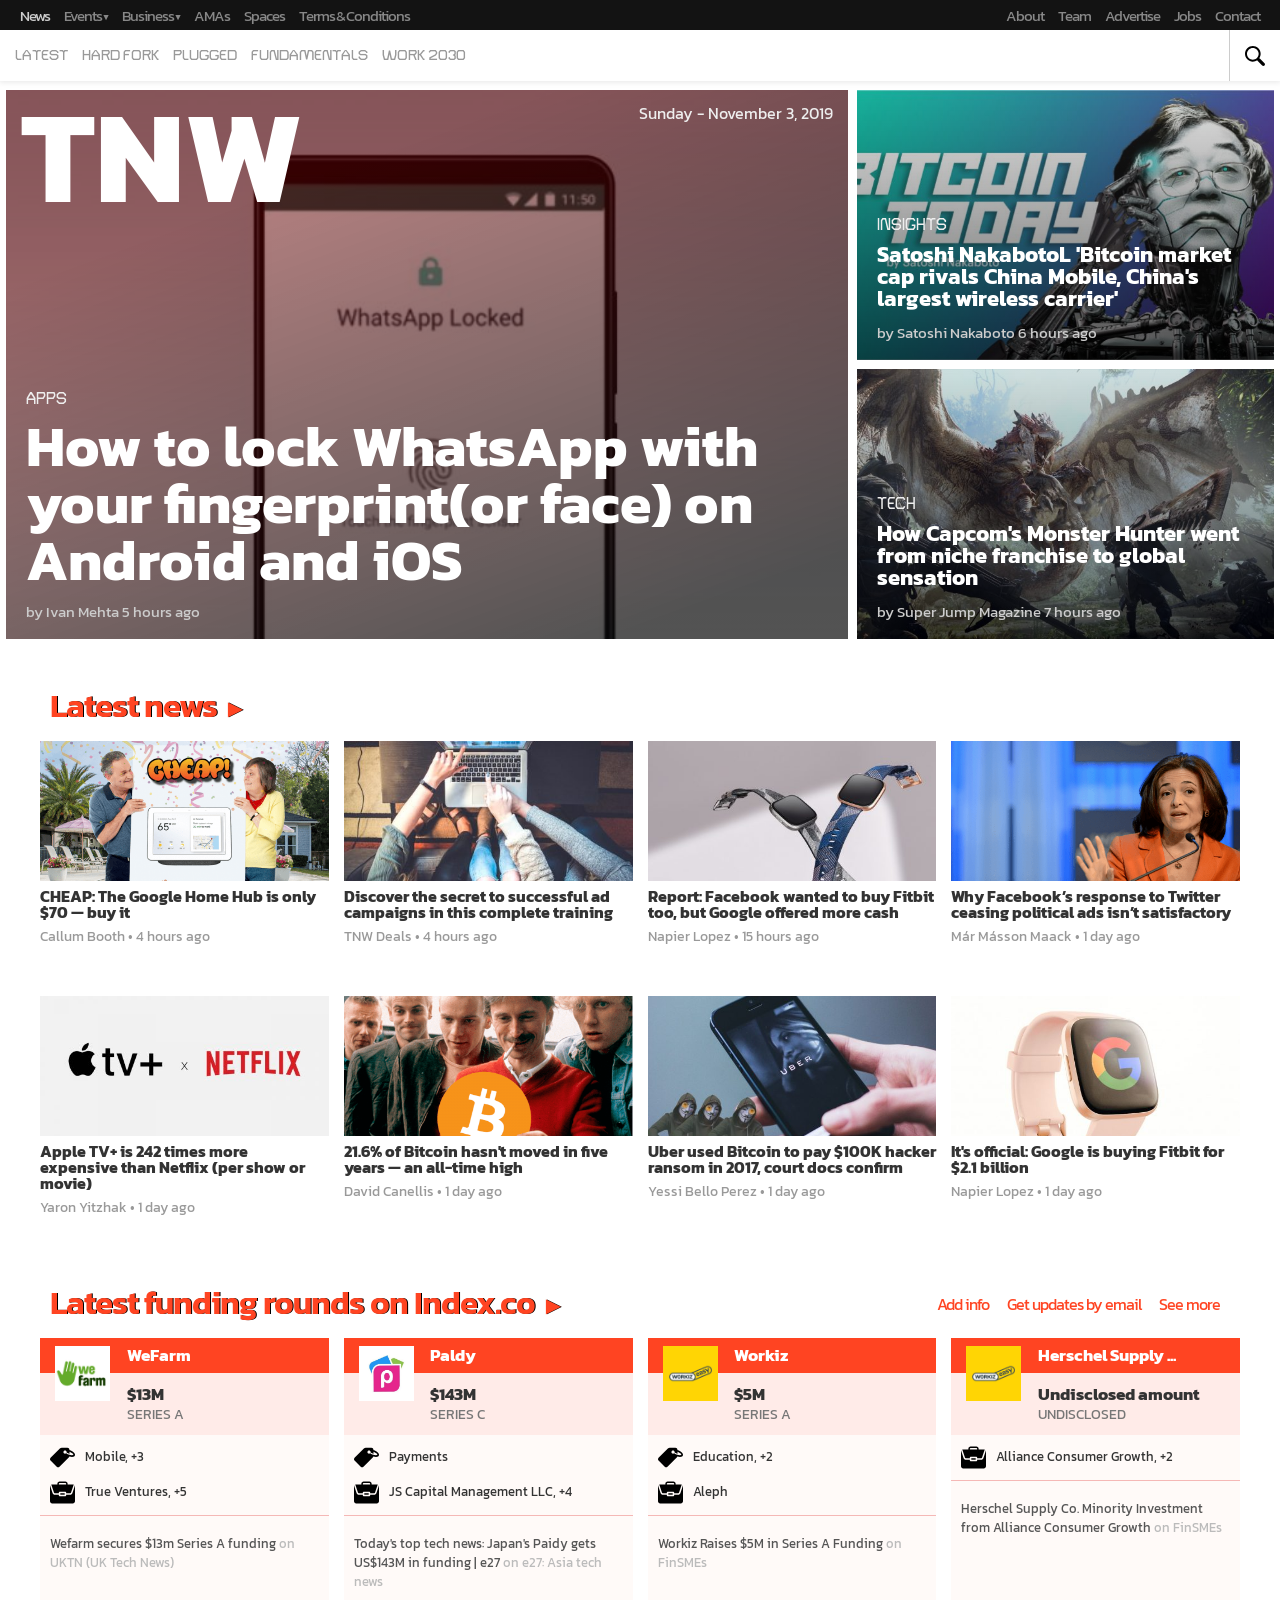
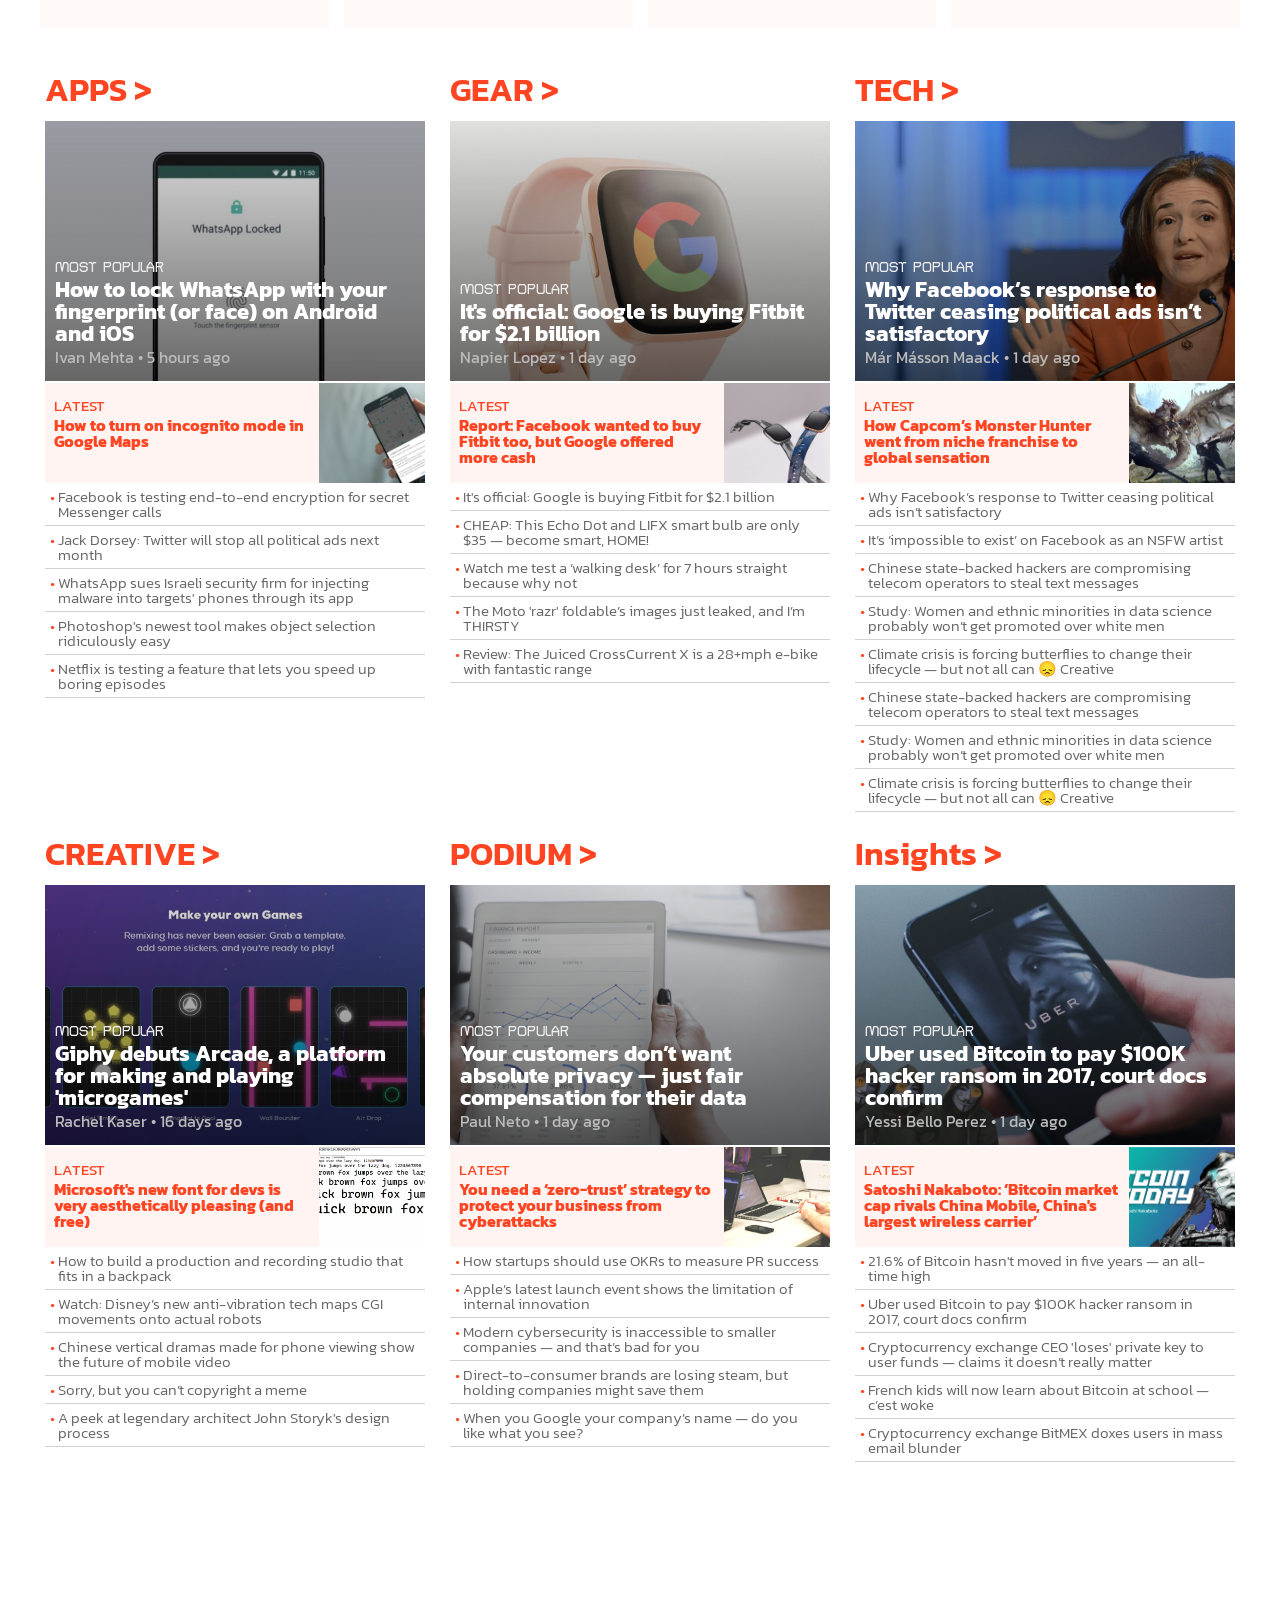
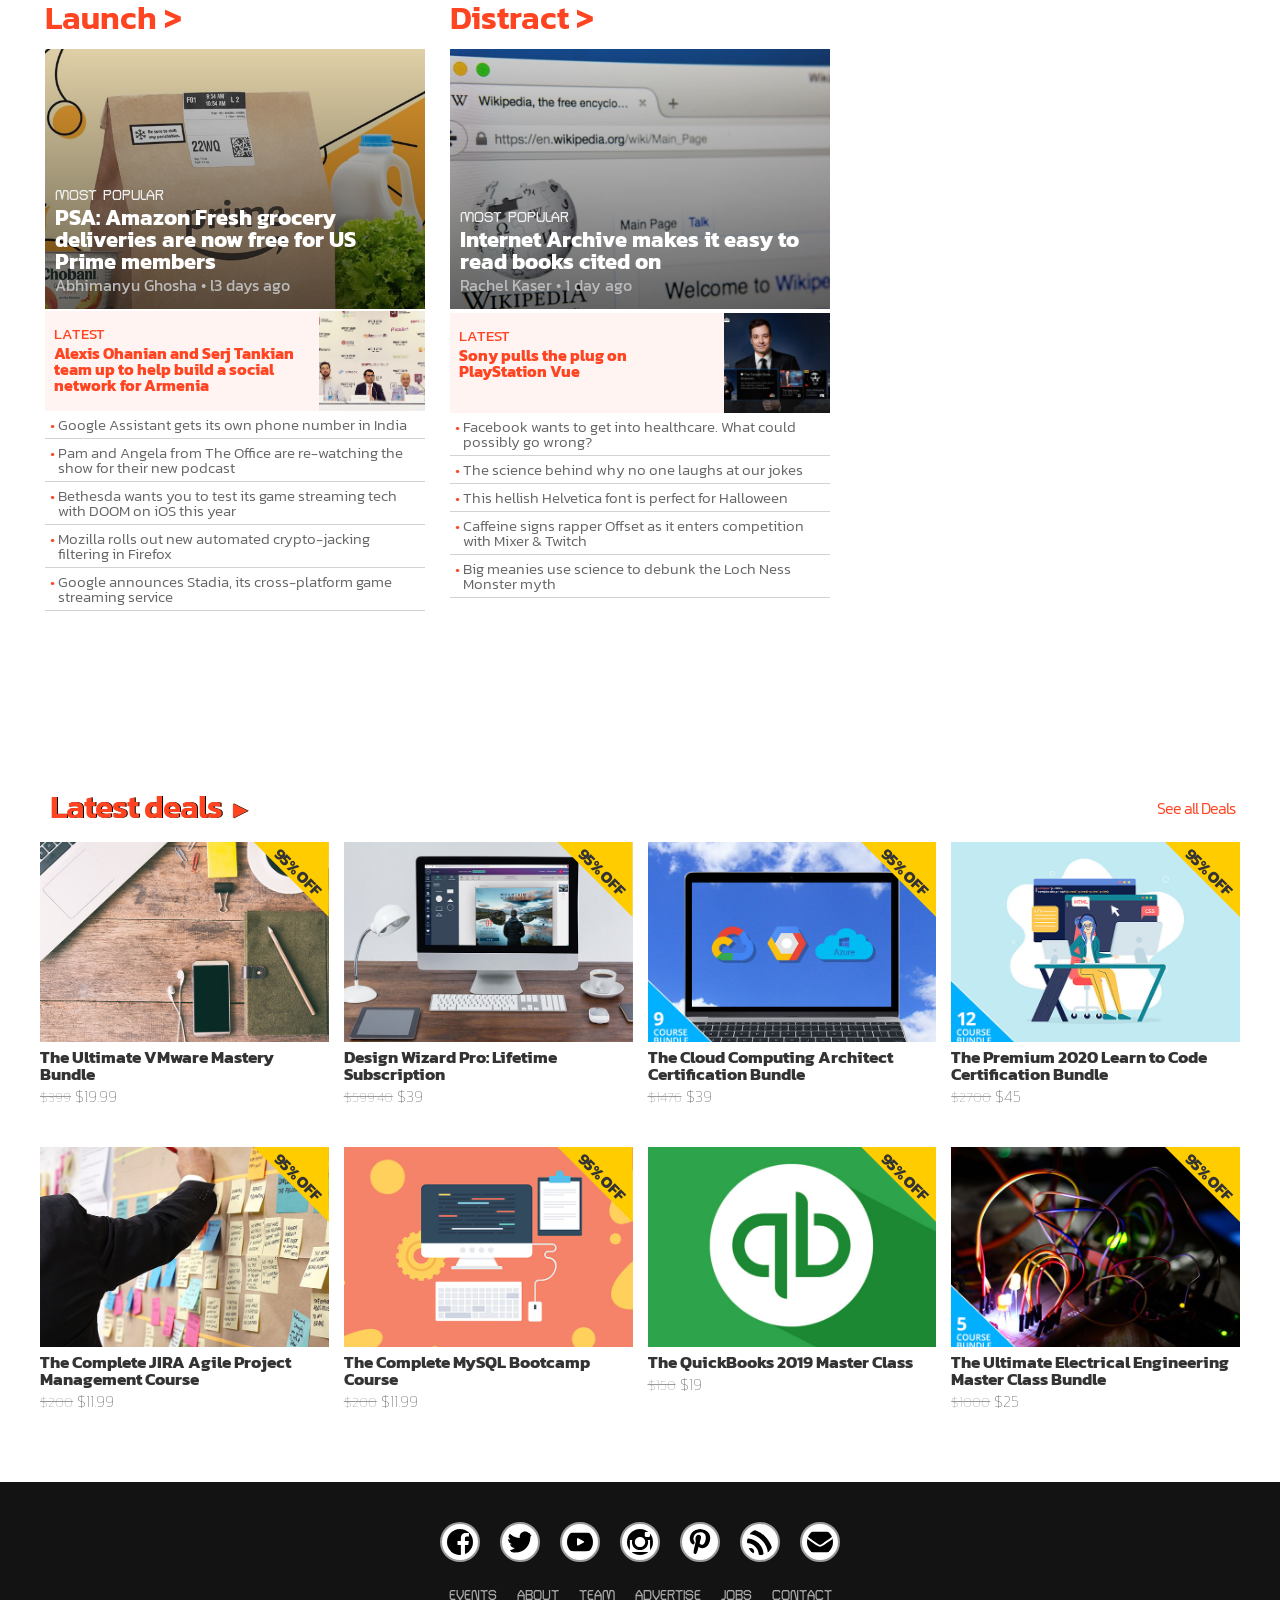
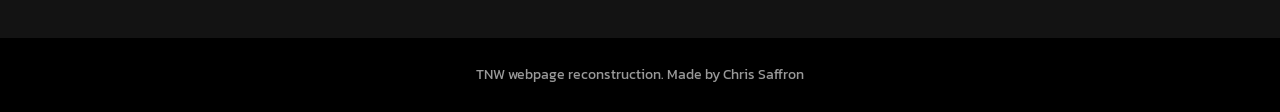
<file: index.html>
<!DOCTYPE html>
<html lang="en" dir="ltr">
  <head>
    <meta charset="utf-8">
    <meta http-equiv="Content-Type" content="text/html;" />
    <meta name="viewport" content="width=device-width, initial-scale=1.0"/>
    <link rel="stylesheet" href="./assets/css/resetCSS.css" media='screen'>
    <link rel="stylesheet" href="./assets/css/mainStyles.css" media='screen'>
    <link href="https://fonts.googleapis.com/css?family=Anton|Kanit:200,300,400,600,700&display=swap" rel="stylesheet">
    <link href="https://fonts.googleapis.com/css?family=Turret+Road:400,700&display=swap" rel="stylesheet">
    <link rel="stylesheet" href="./assets/css/mediaqueries.css">
    <title>INFORMATION PAGE</title>
  </head>
  <body>
    <section id='main-nav'>
      <nav class='main-nav'>
        <header class='hidden'>
          <h3 class='hidden'>Main nav for PC</h3>
        </header>
      <ul class='nav-screen-left'>
        <li><a class='news-tag' href="#">News</a></li>
        <li class='dropdown'>
          <a  href="#">Events <span class='arrow-down'>▼</span></a>
          <div class="dropdown-menu">
          <a class='dropdown-link' href="#">Hard Fork Summit</a>
          <a class='dropdown-link' href="#">TNW2020</a>
          </div>
        </li>
        <li class='dropdown'>
          <a href="#">Business <span class='arrow-down'>▼</span></a>
          <div class="dropdown-menu">
            <a class='dropdown-link' href="#">Index</a>
            <a class='dropdown-link' href="#">TNW X</a>
          </div>
        </li>
        <li><a href="#">AMAs</a></li>
        <li><a href="#">Spaces</a></li>
        <li><a href="#">Terms & Conditions</a></li>
      </ul>
      <ul class='nav-screen-right'>
        <li><a href="#">About</a></li>
        <li><a href="#">Team</a></li>
        <li><a href="#">Advertise</a></li>
        <li><a href="#">Jobs</a></li>
        <li><a href="#">Contact</a></li>
      </ul>
      </nav>

    </section>

    <section class='stick-nav mobile'>
      <header class='hidden'>
        <h3 class='hidden'>Main nav for MOBILE</h3>
      </header>
      <nav class='sticky-nav mobile-nav'>
        <div class='mobile-flex'>
          <div class="mobile-flex-left">
            <span class='mobile-flex-left-logo'>TNW</span>
          </div>
          <div class='mobile-flex-right'>
            <div class="nav-icon-container">
              <img class='nav-mobile-icon' src="./assets/img/search-icon.svg" alt="SEARCH-ICON">
            </div>
            <div id='menu-bar-mobile' class="nav-icon-container">
              <img class='nav-mobile-icon' src="./assets/img/menu-icon.svg" alt="MENU-ICON">
            </div>

          </div>
        </div>

      </nav>
    </section>




    <section id='mobile-menu'>
      <header class='hidden'>
        <h3 class='hidden'>Menu for MOBILE</h3>
      </header>
      <div class="close-mobile-menu">
        <div class="close-icon-container">
          <img class="close-mobile-menu-icon" src="./assets/img/close.svg" alt="CLOSE MENU">
        </div>

      </div>
      <div class="mobile-menu-content">

        <div class="links-container">
          <ul class='mobile-ul-horizontal'>
            <li title='Send us an email'>
              <a href="#">
                <img class='horizontal-icon' src="./assets/img/envelope.svg" alt="env">
              </a>
            </li>
            <li title="Follow us on Twitter">
              <a href="#">
                <img class='horizontal-icon' src="./assets/img/twitter.svg" alt="env">
              </a>
            </li>
            <li title='Check out our Linkedin'>
              <a href="#">
                <img class='horizontal-icon' src="./assets/img/linkedin.svg" alt="env">
              </a>
            </li>
            <li title='Like us on Facebook'>
              <a href="#">
                <img class='horizontal-icon' src="./assets/img/facebook.svg" alt="env">
              </a>
            </li>
            <li title='Watch us on Youtube'>
              <a href="#">
                <img class='horizontal-icon' src="./assets/img/youtube.svg" alt="env">
              </a>
            </li>
            <li title='See our Instagram'>
              <a href="#">
                <img class='horizontal-icon' src="./assets/img/instagram.svg" alt="env">
              </a>
            </li>
            <li title='See our Pinterest'>
              <a href="#">
                <img class='horizontal-icon' src="./assets/img/pinterest.svg" alt="env">
              </a>
            </li>
            <li title='Read our RSS feed'>
              <a href="#">
                <img class='horizontal-icon' src="./assets/img/connect.svg" alt="env">
              </a>
            </li>
          </ul>
        </div>

        <div class="mobile-menu-grid">
          <div class="mobile-menu-grid-item mobile-menu-grid-item-long">
            <ul class='mobile-grid-ul'>
              <li><a class='main-ul-li' href="#">Latest</a></li>
              <li><a href="#">Insights</a></li>
              <li><a href="#">Hard Fork</a></li>
              <li><a href="#">Plugged</a></li>
              <li><a href="#">Fundamentals</a></li>
              <li><a href="#">Work 2030</a></li>
            </ul>
          </div>
          <div class="mobile-menu-grid-item">
            <ul class='mobile-grid-ul'>
              <li><a class='main-ul-li' href="#">About TNW</a></li>
              <li><a href="#">Team</a></li>
              <li><a href="#">Advertise</a></li>
              <li><a href="#">Jobs</a></li>
              <li><a href="#">Contact</a></li>
              <li><a href="#">Terms & Conditions</a></li>
            </ul>
          </div>
          <div class="mobile-menu-grid-item">
            <ul class='mobile-grid-ul'>
              <li><a class='main-ul-li' href="#">News</a></li>
              <li><a href="#">TNW 2020</a></li>
              <li><a href="#">Hard Fork Summit</a></li>
              <li><a href="#">Index</a></li>
              <li><a href="#">TQ</a></li>
              <li><a href="#">Deals</a></li>
              <li><a href="#">Answers</a></li>
            </ul>
          </div>
        </div>
      </div>
    </section>




    <section id='sticky-pc' class='stick-nav'>
      <nav class='main-nav sticky-nav'>
        <header class='hidden'>
          <h3 class='hidden'>Main sticky-nav for PC</h3>
        </header>
        <div class="div-stick">
          <div id='hidden-div' class='hidden-menu dropdown' href="#">
            <span class='logo'>TNW</span>
            <div class="dropdown-menu hidden-dropdown">
              <a class='dropdown-link full-white' href="#">News</a>
              <a class='dropdown-link' href="#">Events</a>
              <a class='dropdown-link' href="#">Index</a>
              <a class='dropdown-link' href="#">TQ</a>
              <a class='dropdown-link' href="#">Deals</a>
              <a class='dropdown-link' href="#">Answers</a>
              <a class='dropdown-link' href="#">TNW X</a>
            </div>
           </div>
          <ul class='sticky-ul'>
            <li><a class='fancy-a' href="#">LATEST</a></li>
            <li><a class='fancy-a' href="#">HARD FORK</a></li>
            <li><a class='fancy-a' href="#">PLUGGED</a></li>
            <li><a class='fancy-a' href="#">FUNDAMENTALS</a></li>
            <li><a class='fancy-a' href="#">WORK 2030</a></li>
          </ul>
        </div>

        <div class="search-bar">
          <img class='search-icon' src="./assets/img/search-icon.svg" alt="SEARCH">
        </div>
      </nav>
    </section>

    <section class='content-section' style='margin-top: 9px;'>
      <header class='hidden'>
        <h3 class='hidden'>Important main content</h3>
      </header>

      <article class="grid-3">
        <article class="grid-3-content grid-3-content-2-2">
          <img class='content-img' src="./assets/img/content-img/big1.jpg" alt="article1-img">
          <div class="content-background"></div>
            <h3 class='logo main-text'>TNW</h3>
            <h2 class='grid-3-content-date'>Sunday - November 3, 2019</h2>
            <div class="article-description">
              <span class='main-content-category'>APPS</span>
              <h2 class='main-content-title'>How to lock WhatsApp with your fingerprint(or face) on Android and iOS</h2>
              <p>by <a href="#"><span class='main-content-author'>Ivan Mehta</span></a>  5 hours ago</p>
            </div>


        </article>
        <article class="grid-3-content">
          <img class='content-img' src="./assets/img/content-img/big2.jpg" alt="article1-img">
          <div class="content-background content-background-dark"></div>
          <div class="article-description">
            <span class='main-content-category-small'>INSIGHTS</span>
            <h2 class='main-content-title-small'>Satoshi NakabotoL 'Bitcoin market cap rivals China Mobile, China's largest wireless carrier'</h2>
            <p>by <a href="#"><span class='main-content-author-small'>Satoshi Nakaboto</span></a>  6 hours ago</p>
          </div>
        </article>
        <article class="grid-3-content">
          <img class='content-img' src="./assets/img/content-img/big3.jpg" alt="article1-img">
          <div class="content-background content-background-dark"></div>
          <div class="article-description">
            <span class='main-content-category-small'>TECH</span>
            <h2 class='main-content-title-small'>How Capcom's Monster Hunter went from niche franchise to global sensation</h2>
            <p>by <a href="#"><span class='main-content-author-small'>Super Jump Magazine</span></a>  7 hours ago</p>
          </div>
        </article>
      </article>
    </section>

    <section class='content-section'>
      <header class='content-header'>
        <h3><a class='content-header-link' href="#">Latest news <span class='content-header-arrow'>&#9658;</span></a></h3>
      </header>
      <article class="grid-4">
        <article class="grid-4-content">
          <div class="content-img-container">
            <img class='content-img img-news' src="./assets/img/content-img/news1.png" alt="content-img">
          </div>
          <div class="grid-4-mobile-box">
            <h3 class='news-title'>CHEAP: The Google Home Hub is only $70 — buy it</h3>
            <span class='news-info'><span class='news-author'>Callum Booth</span> &bull; 4 hours ago</span>
          </div>

        </article>
        <article class="grid-4-content">
          <div class="content-img-container">
            <img class='content-img img-news' src="./assets/img/content-img/news2.jpg" alt="content-img">
          </div>
          <div class="grid-4-mobile-box">
            <h3 class='news-title'>Discover the secret to successful ad campaigns in this complete training</h3>
            <span class='news-info'><span class='news-author'>TNW Deals</span>	&bull; 4 hours ago</span>
          </div>
        </article>
        <article class="grid-4-content">
          <div class="content-img-container">
            <img class='content-img img-news' src="./assets/img/content-img/news3.jpg" alt="content-img">
          </div>
          <div class="grid-4-mobile-box">
            <h3 class='news-title'>Report: Facebook wanted to buy Fitbit too, but Google offered more cash</h3>
            <span class='news-info'><span class='news-author'>Napier Lopez</span> &bull; 15 hours ago</span>
          </div>
        </article>
        <article class="grid-4-content">
          <div class="content-img-container">
            <img class='content-img img-news' src="./assets/img/content-img/news4.png" alt="content-img">
          </div>
          <div class="grid-4-mobile-box">
            <h3 class='news-title'>Why Facebook’s response to Twitter ceasing political ads isn’t satisfactory</h3>
            <span class='news-info'><span class='news-author'>Már Másson Maack</span> &bull; 1 day ago</span>
          </div>
        </article>
        <article class="grid-4-content">
          <div class="content-img-container">
            <img class='content-img img-news' src="./assets/img/content-img/news5.jpg" alt="content-img">
          </div>
          <div class="grid-4-mobile-box">
            <h3 class='news-title'>Apple TV+ is 242 times more expensive than Netflix (per show or movie)</h3>
            <span class='news-info'><span class='news-author'>Yaron Yitzhak</span>	&bull; 1 day ago</span>
          </div>
        </article>
        <article class="grid-4-content">
          <div class="content-img-container">
            <img class='content-img img-news' src="./assets/img/content-img/news6.png" alt="content-img">
          </div>
          <div class="grid-4-mobile-box">
            <h3 class='news-title'>21.6% of Bitcoin hasn't moved in five years — an all-time high</h3>
            <span class='news-info'><span class='news-author'>David Canellis</span> &bull; 1 day ago</span>
          </div>
        </article>
        <article class="grid-4-content">
          <div class="content-img-container">
            <img class='content-img img-news' src="./assets/img/content-img/news7.jpg" alt="content-img">
          </div>
          <div class="grid-4-mobile-box">
            <h3 class='news-title'>Uber used Bitcoin to pay $100K hacker ransom in 2017, court docs confirm</h3>
            <span class='news-info'><span class='news-author'>Yessi Bello Perez</span>	&bull; 1 day ago</span>
          </div>
        </article>
        <article class="grid-4-content">
          <div class="content-img-container">
            <img class='content-img img-news' src="./assets/img/content-img/news8.jpg" alt="content-img">
          </div>
          <div class="grid-4-mobile-box">
            <h3 class='news-title'>It's official: Google is buying Fitbit for $2.1 billion</h3>
            <span class='news-info'><span class='news-author'>Napier Lopez</span> &bull; 1 day ago</span>
          </div>
        </article>
      </article>
    </section>

    <section class='content-section'>
      <header class='content-header'>
        <h3>
          <a class='content-header-link' href="#">Latest funding rounds on Index.co <span class='content-header-arrow'>&#9658;</span>
            <div class="content-indexco-right">
              <a href="#">Add info</a>
              <a href="#">Get updates by email</a>
              <a href="#">See more</a>
            </div>
          </a>
        </h3>
      </header>
      <div class="grid-4 grid-funding">
        <div class="grid-4-content">
          <div class="grid-4-container">
            <div class="img-container img-container-funding">
              <img class='funding-img' src="./assets/img/content-img/funding1.jpg" alt="img">
            </div>
            <h3 class='funding-name'><span class='funding-name-main'>WeFarm</span></h3>
            <div class="funding-more-info">
              <h4 class='funding-number'>$13M</h4>
              <p class='funding-series'>SERIES A</p>
            </div>

          </div>

          <div class="grid-4-funding-info">
            <p class='tag-text'><img class='tag' src="./assets/img/tag.svg" alt="tag">Mobile, +3</p>
            <p class='tag-text'><img class='tag' src="./assets/img/portfolio.svg" alt="tag">True Ventures, +5</p>
            <div class="break"></div>

            <p class='funding-text'>Wefarm secures $13m Series A funding <span class='on-class'>on UKTN (UK Tech News)</span></p>

          </div>
        </div>
        <div class="grid-4-content">
          <div class="grid-4-container">
            <div class="img-container img-container-funding">
              <img class='funding-img' src="./assets/img/content-img/funding2.jpg" alt="img">
            </div>
            <h3 class='funding-name'><span class='funding-name-main'>Paldy</span></h3>
            <div class="funding-more-info">
              <h4 class='funding-number'>$143M</h4>
              <p class='funding-series'>SERIES C</p>
            </div>

          </div>

          <div class="grid-4-funding-info">
            <p class='tag-text'><img class='tag' src="./assets/img/tag.svg" alt="tag">Payments</p>
            <p class='tag-text'><img class='tag' src="./assets/img/portfolio.svg" alt="tag">JS Capital Management LLC, +4</p>
            <div class="break"></div>

            <p class='funding-text'>Today's top tech news: Japan's Paidy gets US$143M in funding | e27 <span class='on-class'>on e27: Asia tech news</span></p>

          </div>
        </div>
        <div class="grid-4-content">
          <div class="grid-4-container">
            <div class="img-container img-container-funding">
              <img class='funding-img' src="./assets/img/content-img/funding3.jpg" alt="img">
            </div>
            <h3 class='funding-name'><span class='funding-name-main'>Workiz</span></h3>
            <div class="funding-more-info">
              <h4 class='funding-number'>$5M</h4>
              <p class='funding-series'>SERIES A</p>
            </div>

          </div>

          <div class="grid-4-funding-info">
            <p class='tag-text'><img class='tag' src="./assets/img/tag.svg" alt="tag">Education, +2</p>
            <p class='tag-text'><img class='tag' src="./assets/img/portfolio.svg" alt="tag">Aleph</p>
            <div class="break"></div>

            <p class='funding-text'>Workiz Raises $5M in Series A Funding <span class='on-class'>on FinSMEs</span></p>

          </div>
        </div>
        <div class="grid-4-content">
          <div class="grid-4-container">
            <div class="img-container img-container-funding">
              <img class='funding-img' src="./assets/img/content-img/funding3.jpg" alt="img">
            </div>
            <h3 class='funding-name'><span class='funding-name-main'>Herschel Supply ...</span></h3>
            <div class="funding-more-info">
              <h4 class='funding-number'>Undisclosed amount</h4>
              <p class='funding-series'>UNDISCLOSED</p>
            </div>
          </div>

          <div class="grid-4-funding-info">
            <p class='tag-text'><img class='tag' src="./assets/img/portfolio.svg" alt="tag">Alliance Consumer Growth, +2</p>
            <div class="break"></div>

            <p class='funding-text'>Herschel Supply Co. Minority Investment from Alliance Consumer Growth <span class='on-class'>on FinSMEs</span></p>

          </div>
        </div>
      </div>
    </section>

    <section class='content-section'>
      <header class='hidden'>
        <h3 class='hidden'>Various articles about many topics</h3>
      </header>
      <div class="medium-grid-3">
        <div class="medium-grid-3-content">
          <h2 class='main-topic'>APPS ></h2>
          <div class="medium-grid-img-container">
            <img class='medium-grid-img' src="./assets/img/content-img/grid1.jpg" alt="img">
            <div class="content-background content-background-dark"></div>
            <div class="medium-grid-img-info">
              <h3 class='medium-grid-popular'>MOST POPULAR</h3>
              <h3 class='medium-grid-title'>How to lock WhatsApp with your fingerprint (or face) on Android and iOS</h3>
              <span class='medium-grid-author'><a href="#">Ivan Mehta</a> &bull; 5 hours ago</span>
            </div>

          </div>

          <div class="medium-content-brand-new">
            <div class="medium-text-container">
              <p class='medium-content-brand-latest'>LATEST</p>
              <h4 class='medium-content-brand-new-title'>How to turn on incognito mode in Google Maps</h4>
            </div>

            <div class="medium-content-brand-new-img-container">
              <img class='medium-content-brand-new-img' src="./assets/img/content-img/grid11.jpg" alt="img">
            </div>

          </div>
          <ul class='medium-content-ul'>
            <li><a href="#">Facebook is testing end-to-end encryption for secret Messenger calls</a></li>
            <li><a href="#">Jack Dorsey: Twitter will stop all political ads next month</a></li>
            <li><a href="#">WhatsApp sues Israeli security firm for injecting malware into targets' phones through its app</a></li>
            <li><a href="#">Photoshop's newest tool makes object selection ridiculously easy</a></li>
            <li><a href="#">Netflix is testing a feature that lets you speed up boring episodes</a></li>
          </ul>
        </div>
        <div class="medium-grid-3-content">
          <h2 class='main-topic'>GEAR ></h2>
          <div class="medium-grid-img-container">
            <img class='medium-grid-img' src="./assets/img/content-img/grid2.jpg" alt="img">
            <div class="content-background content-background-dark"></div>
            <div class="medium-grid-img-info">
              <h3 class='medium-grid-popular'>MOST POPULAR</h3>
              <h3 class='medium-grid-title'>It's official: Google is buying Fitbit for $2.1 billion</h3>
              <span class='medium-grid-author'><a href="#">Napier Lopez</a> &bull; 1 day ago</span>
          </div>
          </div>
          <div class="medium-content-brand-new">
            <div class="medium-text-container">
            <p class='medium-content-brand-latest'>LATEST</p>
            <h4 class='medium-content-brand-new-title'>Report: Facebook wanted to buy Fitbit too, but Google offered more cash</h4>
            </div>

            <div class="medium-content-brand-new-img-container">
              <img class='medium-content-brand-new-img' src="./assets/img/content-img/grid22.jpg" alt="img">
            </div>


          </div>
          <ul class='medium-content-ul'>
            <li><a href="#">It's official: Google is buying Fitbit for $2.1 billion</a></li>
            <li><a href="#">CHEAP: This Echo Dot and LIFX smart bulb are only $35 — become smart, HOME!</a></li>
            <li><a href="#">Watch me test a ‘walking desk’ for 7 hours straight because why not</a></li>
            <li><a href="#">The Moto 'razr' foldable’s images just leaked, and I’m THIRSTY</a></li>
            <li><a href="#">Review: The Juiced CrossCurrent X is a 28+mph e-bike with fantastic range</a></li>
          </ul>
        </div>
        <div class="medium-grid-3-content">
          <h2 class='main-topic'>TECH ></h2>
          <div class="medium-grid-img-container">
            <img class='medium-grid-img' src="./assets/img/content-img/grid3.png" alt="img">
            <div class="content-background content-background-dark"></div>
            <div class="medium-grid-img-info">
          <h3 class='medium-grid-popular'>MOST POPULAR</h3>
          <h3 class='medium-grid-title'>Why Facebook’s response to Twitter ceasing political ads isn’t satisfactory</h3>
          <span class='medium-grid-author'><a href="#">Már Másson Maack</a> &bull; 1 day ago</span>
          </div>
          </div>
          <div class="medium-content-brand-new">
            <div class="medium-text-container">
            <p class='medium-content-brand-latest'>LATEST</p>
            <h4 class='medium-content-brand-new-title'>How Capcom’s Monster Hunter went from niche franchise to global sensation</h4>
            </div>

            <div class="medium-content-brand-new-img-container">
              <img class='medium-content-brand-new-img' src="./assets/img/content-img/grid33.jpg" alt="img">
            </div>
          </div>
          <ul class='medium-content-ul'>
            <li><a href="#">Why Facebook’s response to Twitter ceasing political ads isn’t satisfactory</a></li>
            <li><a href="#">It’s ‘impossible to exist’ on Facebook as an NSFW artist</a></li>
            <li><a href="#">Chinese state-backed hackers are compromising telecom operators to steal text messages</a></li>
            <li><a href="#">Study: Women and ethnic minorities in data science probably won’t get promoted over white men</a></li>
            <li><a href="#">Climate crisis is forcing butterflies to change their lifecycle — but not all can 😞 Creative</a></li>
            <li><a href="#">Chinese state-backed hackers are compromising telecom operators to steal text messages</a></li>
            <li><a href="#">Study: Women and ethnic minorities in data science probably won’t get promoted over white men</a></li>
            <li><a href="#">Climate crisis is forcing butterflies to change their lifecycle — but not all can 😞 Creative</a></li>
          </ul>
        </div>
        <div class="medium-grid-3-content">
          <h2 class='main-topic'>CREATIVE ></h2>
          <div class="medium-grid-img-container">
            <img class='medium-grid-img' src="./assets/img/content-img/grid4.jpg" alt="img">
            <div class="content-background content-background-dark"></div>
            <div class="medium-grid-img-info">
          <h3 class='medium-grid-popular'>MOST POPULAR</h3>
          <h3 class='medium-grid-title'>Giphy debuts Arcade, a platform for making and playing 'microgames'</h3>
          <span class='medium-grid-author'><a href="#">Rachel Kaser</a> &bull; 16 days ago</span>
          </div>
          </div>
          <div class="medium-content-brand-new">
            <div class="medium-text-container">
            <p class='medium-content-brand-latest'>LATEST</p>
            <h4 class='medium-content-brand-new-title'>Microsoft's new font for devs is very aesthetically pleasing (and free)</h4>
          </div>

          <div class="medium-content-brand-new-img-container">
            <img class='medium-content-brand-new-img' src="./assets/img/content-img/grid44.png" alt="img">
          </div>
          </div>

          <ul class='medium-content-ul'>
            <li><a href="#">How to build a production and recording studio that fits in a backpack</a></li>
            <li><a href="#">Watch: Disney’s new anti-vibration tech maps CGI movements onto actual robots</a></li>
            <li><a href="#">Chinese vertical dramas made for phone viewing show the future of mobile video</a></li>
            <li><a href="#">Sorry, but you can’t copyright a meme</a></li>
            <li><a href="#">A peek at legendary architect John Storyk's design process</a></li>
          </ul>
        </div>
        <div class="medium-grid-3-content">
          <h2 class='main-topic'>PODIUM ></h2>
          <div class="medium-grid-img-container">
            <img class='medium-grid-img' src="./assets/img/content-img/grid5.png" alt="img">
            <div class="content-background content-background-dark"></div>
            <div class="medium-grid-img-info">
          <h3 class='medium-grid-popular'>MOST POPULAR</h3>
          <h3 class='medium-grid-title'>Your customers don’t want absolute privacy — just fair compensation for their data</h3>
          <span class='medium-grid-author'><a href="#">Paul Neto</a> &bull; 1 day ago</span>
          </div>
          </div>
          <div class="medium-content-brand-new">
            <div class="medium-text-container">
            <p class='medium-content-brand-latest'>LATEST</p>
            <h4 class='medium-content-brand-new-title'>You need a ‘zero-trust’ strategy to protect your business from cyberattacks</h4>
          </div>

          <div class="medium-content-brand-new-img-container">
            <img class='medium-content-brand-new-img' src="./assets/img/content-img/grid55.png" alt="img">
          </div>
          </div>

          <ul class='medium-content-ul'>
            <li><a href="#">How startups should use OKRs to measure PR success</a></li>
            <li><a href="#">Apple’s latest launch event shows the limitation of internal innovation</a></li>
            <li><a href="#">Modern cybersecurity is inaccessible to smaller companies — and that’s bad for you</a></li>
            <li><a href="#">Direct-to-consumer brands are losing steam, but holding companies might save them</a></li>
            <li><a href="#">When you Google your company’s name — do you like what you see?</a></li>
          </ul>
        </div>
        <div class="medium-grid-3-content">
          <h2 class='main-topic'>Insights ></h2>
          <div class="medium-grid-img-container">
            <img class='medium-grid-img' src="./assets/img/content-img/grid6.jpg" alt="img">
            <div class="content-background content-background-dark"></div>
            <div class="medium-grid-img-info">
          <h3 class='medium-grid-popular'>MOST POPULAR</h3>
          <h3 class='medium-grid-title'>Uber used Bitcoin to pay $100K hacker ransom in 2017, court docs confirm</h3>
          <span class='medium-grid-author'><a href="#">Yessi Bello Perez</a> &bull; 1 day ago</span>
          </div>
          </div>
          <div class="medium-content-brand-new">
            <div class="medium-text-container">
            <p class='medium-content-brand-latest'>LATEST</p>
            <h4 class='medium-content-brand-new-title'>Satoshi Nakaboto: ‘Bitcoin market cap rivals China Mobile, China's largest wireless carrier’</h4>
          </div>


          <div class="medium-content-brand-new-img-container">
            <img class='medium-content-brand-new-img' src="./assets/img/content-img/grid66.jpg" alt="img">
          </div>
          </div>
          <ul class='medium-content-ul'>
            <li><a href="#">21.6% of Bitcoin hasn't moved in five years — an all-time high</a></li>
            <li><a href="#">Uber used Bitcoin to pay $100K hacker ransom in 2017, court docs confirm</a></li>
            <li><a href="#">Cryptocurrency exchange CEO 'loses' private key to user funds — claims it doesn’t really matter</a></li>
            <li><a href="#">French kids will now learn about Bitcoin at school — c’est woke</a></li>
            <li><a href="#">Cryptocurrency exchange BitMEX doxes users in mass email blunder   </a></li>
          </ul>
        </div>
        <div class="medium-grid-3-content">
          <h2 class='main-topic'>Launch ></h2>
          <div class="medium-grid-img-container">
            <img class='medium-grid-img' src="./assets/img/content-img/grid7.jpg" alt="img">
            <div class="content-background content-background-dark"></div>
            <div class="medium-grid-img-info">
          <h3 class='medium-grid-popular'>MOST POPULAR</h3>
          <h3 class='medium-grid-title'>PSA: Amazon Fresh grocery deliveries are now free for US Prime members</h3>
          <span class='medium-grid-author'><a href="#">Abhimanyu Ghosha</a> &bull; l3 days ago</span>
          </div>
          </div>
          <div class="medium-content-brand-new">
            <div class="medium-text-container">
            <p class='medium-content-brand-latest'>LATEST</p>
            <h4 class='medium-content-brand-new-title'>Alexis Ohanian and Serj Tankian team up to help build a social network for Armenia</h4>
            </div>

          <div class="medium-content-brand-new-img-container">
            <img class='medium-content-brand-new-img' src="./assets/img/content-img/grid77.jpg" alt="img">
          </div>
          </div>

          <ul class='medium-content-ul'>
            <li><a href="#">Google Assistant gets its own phone number in India</a></li>
            <li><a href="#">Pam and Angela from The Office are re-watching the show for their new podcast</a></li>
            <li><a href="#">Bethesda wants you to test its game streaming tech with DOOM on iOS this year</a></li>
            <li><a href="#">Mozilla rolls out new automated crypto-jacking filtering in Firefox</a></li>
            <li><a href="#">Google announces Stadia, its cross-platform game streaming service</a></li>
          </ul>
        </div>
        <div class="medium-grid-3-content">
          <h2 class='main-topic'>Distract ></h2>
          <div class="medium-grid-img-container">
            <img class='medium-grid-img' src="./assets/img/content-img/grid8.jpg" alt="img">
            <div class="content-background content-background-dark"></div>
            <div class="medium-grid-img-info">
          <h3 class='medium-grid-popular'>MOST POPULAR</h3>
          <h3 class='medium-grid-title'>Internet Archive makes it easy to read books cited on </h3>
          <span class='medium-grid-author'><a href="#">Rachel Kaser</a> &bull; 1 day ago</span>
          </div>
          <div class="medium-content-brand-new">
            <div class="medium-text-container">
            <p class='medium-content-brand-latest'>LATEST</p>
            <h4 class='medium-content-brand-new-title'>Sony pulls the plug on PlayStation Vue</h4>
            </div>

          <div class="medium-content-brand-new-img-container">
            <img class='medium-content-brand-new-img' src="./assets/img/content-img/grid88.jpg" alt="img">
          </div>
          </div>

          <ul class='medium-content-ul'>
            <li><a href="#">Facebook wants to get into healthcare. What could possibly go wrong?</a></li>
            <li><a href="#">The science behind why no one laughs at our jokes</a></li>
            <li><a href="#">This hellish Helvetica font is perfect for Halloween</a></li>
            <li><a href="#">Caffeine signs rapper Offset as it enters competition with Mixer & Twitch</a></li>
            <li><a href="#">Big meanies use science to debunk the Loch Ness Monster myth</a></li>
          </ul>
        </div>
      </div>
    </section>

    <section class='content-section'>
      <header class='content-header'>
        <h3>
          <a class='content-header-link' href="#">Latest deals <span class='content-header-arrow'>&#9658;</span>
            <div class="content-deals-link">
              <a href="#">See all Deals</a>
            </div>
          </a>
        </h3>
      </header>
      <div class="grid-4 grid-4-deals">
        <div class="grid-4-content">
          <div class="content-img-container">
          <div class="img-container">
            <img class='content-img img-deal' src="./assets/img/content-img/deals1.jpg" alt="img">
            <div class="sale">
              <span class='sale-span'>95% OFF</span>
            </div>
          </div>
          </div>
          <div class="grid-4-mobile-box">
          <h3 class='deal-title'><a href="#">The Ultimate VMware Mastery Bundle</a></h3>
          <h4 class='deal-price'><span class='deal-last-price'>$399</span> $19.99</h4>
        </div>
        </div>
        <div class="grid-4-content">
          <div class="content-img-container">
          <div class="img-container">
            <img class='content-img img-deal' src="./assets/img/content-img/deals2.jpg" alt="img">
            <div class="sale">
              <span class='sale-span'>95% OFF</span>
            </div>
          </div>
          </div>
          <div class="grid-4-mobile-box">
          <h3 class='deal-title'><a href="#">Design Wizard Pro: Lifetime Subscription</a></h3>
          <h4 class='deal-price'><span class='deal-last-price'>$599.40</span> $39</h4>
        </div>
        </div>
        <div class="grid-4-content">
          <div class="content-img-container">
          <div class="img-container">
            <img class='content-img img-deal' src="./assets/img/content-img/deals3.jpg" alt="img">
            <div class="sale">
              <span class='sale-span'>95% OFF</span>
            </div>
          </div>
          </div>
          <div class="grid-4-mobile-box">
          <h3 class='deal-title'><a href="#">The Cloud Computing Architect Certification Bundle</a></h3>
          <h4 class='deal-price'><span class='deal-last-price'>$1476</span> $39</h4>
        </div>
        </div>
        <div class="grid-4-content">
          <div class="content-img-container">
          <div class="img-container">
            <img class='content-img img-deal' src="./assets/img/content-img/deals4.jpg" alt="img">
            <div class="sale">
              <span class='sale-span'>95% OFF</span>
            </div>
          </div>
          </div>
          <div class="grid-4-mobile-box">
          <h3 class='deal-title'><a href="#">The Premium 2020 Learn to Code Certification Bundle</a></h3>
          <h4 class='deal-price'><span class='deal-last-price'>$2700</span> $45</h4>
        </div>
        </div>
        <div class="grid-4-content">
          <div class="content-img-container">
          <div class="img-container">
            <img class='content-img img-deal' src="./assets/img/content-img/deals5.jpg" alt="img">
            <div class="sale">
              <span class='sale-span'>95% OFF</span>
            </div>
          </div>
          </div>
          <div class="grid-4-mobile-box">
          <h3 class='deal-title'><a href="#">The Complete JIRA Agile Project Management Course</a></h3>
          <h4 class='deal-price'><span class='deal-last-price'>$200</span> $11.99</h4>
        </div>
        </div>
        <div class="grid-4-content">
          <div class="content-img-container">
          <div class="img-container">
            <img class='content-img img-deal' src="./assets/img/content-img/deals6.jpg" alt="img">
            <div class="sale">
              <span class='sale-span'>95% OFF</span>
            </div>
          </div>
          </div>
          <div class="grid-4-mobile-box">
          <h3 class='deal-title'><a href="#">The Complete MySQL Bootcamp Course</a></h3>
          <h4 class='deal-price'><span class='deal-last-price'>$200</span> $11.99</h4>
        </div>
        </div>
        <div class="grid-4-content">
          <div class="content-img-container">
          <div class="img-container">
            <img class='content-img img-deal' src="./assets/img/content-img/deals7.jpg" alt="img">
            <div class="sale">
              <span class='sale-span'>95% OFF</span>
            </div>
          </div>
          </div>
          <div class="grid-4-mobile-box">
          <h3 class='deal-title'><a href="#">The QuickBooks 2019 Master Class</a></h3>
          <h4 class='deal-price'><span class='deal-last-price'>$150</span> $19</h4>
        </div>
        </div>
        <div class="grid-4-content">
          <div class="content-img-container">
          <div class="img-container">
            <img class='content-img img-deal' src="./assets/img/content-img/deals8.jpg" alt="img">
            <div class="sale">
              <span class='sale-span'>95% OFF</span>
            </div>
          </div>
          </div>
          <div class="grid-4-mobile-box">
          <h3 class='deal-title'><a href="#">The Ultimate Electrical Engineering Master Class Bundle</a></h3>
          <h4 class='deal-price'><span class='deal-last-price'>$1000</span> $25</h4>
        </div>
        </div>
      </div>
    </section>

    <footer>
      <header class='hidden'>
        <h3 class='hidden'>Links to related webpages</h3>
      </header>
      <div class="related-links">
        <div class="related-links-tab">
          <div class="footer-link">
            <a href="#">
              <img class='footer-link-icon' src="./assets/img/facebook.svg" alt="FACEBOOK">
            </a>
          </div>
          <div class="footer-link">
            <a href="#">
              <img class='footer-link-icon' src="./assets/img/twitter.svg" alt="TWITTER">
            </a>
          </div>
          <div class="footer-link">
            <a href="#">
              <img class='footer-link-icon' src="./assets/img/youtube.svg" alt="YOUTUBE">
            </a>
          </div>
          <div class="footer-link">
            <a href="#">
              <img class='footer-link-icon' src="./assets/img/instagram.svg" alt="INSTAGRAM">
            </a>
          </div>
          <div class="footer-link">
            <a href="#">
              <img class='footer-link-icon' src="./assets/img/pinterest.svg" alt="PINTEREST">
            </a>
          </div>
          <div class="footer-link">
            <a href="#">
              <img class='footer-link-icon' src="./assets/img/connect.svg" alt="RSS FEED">
            </a>
          </div>
          <div class="footer-link">
            <a href="#">
              <img class='footer-link-icon' src="./assets/img/envelope.svg" alt="EMAIL">
            </a>
          </div>
        </div>
        <div class="related-links-tab">
          <ul class='footer-ul'>
            <li><a href="#">EVENTS</a></li>
            <li><a href="#">ABOUT</a></li>
            <li><a href="#">TEAM</a></li>
            <li><a href="#">ADVERTISE</a></li>
            <li><a href="#">JOBS</a></li>
            <li><a href="#">CONTACT</a></li>
          </ul>
        </div>
      </div>
      <div class="made-by">
        <span class='signature'>TNW webpage reconstruction. Made by Chris Saffron</span>
      </div>
    </footer>
  <!-- <div>Icons made by <a href="https://www.flaticon.com/authors/google" title="Google">Google</a> from <a href="https://www.flaticon.com/"             title="Flaticon">www.flaticon.com</a></div> -->
  <script src="./assets/scripts/app.js" charset="utf-8"></script>
  </body>
</html>
</file>
<file: assets/css/mainStyles.css>
:root {
  --black: #333333;
  --orange: #FF4422;
}

* {
  box-sizing: border-box;
  -webkit-font-smoothing: antialiased;
  text-rendering: optimizeLegibility;
}

body * {
  color: var(--black);
  padding: 0;
  margin: 0;

  text-decoration: none;
  font-family: 'Kanit', sans-serif;
}

section {
  position: relative;
  overflow-x: visible;
}

/* ========================
          NAVBAR
  ======================== */

.main-nav {
  display: flex;
  background: #131313;
  justify-content: space-between;
}

[class^='nav-screen'] {
  margin: 0 15px;
}

[class^='nav-screen'] li {
  padding: 7px 5px;
  display: inline-block;
}

[class^='nav-screen'] li a {
  font-size: 15px;
  margin: 2px 0;
  text-decoration: none;
  color: #888888;
  letter-spacing: -1px;
  word-spacing: -1px;
}

[class^='nav-screen'] li a:hover {
  color: #eeeeee;
}

.arrow-down {
  color:inherit;
  line-height: inherit;
  font-size: 9px;
  vertical-align: middle;
}

li a.news-tag {
  color: #cccccc;
}

.dropdown {
  position: relative;
}

.dropdown:hover .dropdown-menu {
  display: block;
}

.dropdown-menu {
  position: absolute;
  top: 100%;
  left: calc(0% - 4px);
  width: 200px;
  background: #000;
  color: #fff;
  display: none;
  opacity: 0;
  z-index: 5;
  animation: dropdown-an .2s ease-out forwards;
}

.dropdown-menu:before {
  bottom: calc(100% - 5px);
  left: 11px;
  content: ' ';
  position: absolute;
  display:block;
  background: black;
  height: 10px;
  width: 10px;
  transform:rotate(45deg);
}

.dropdown-link {
  display: block;
  width: 100%;
  border-top: 1px solid #444444;
  padding: 8px;
  font-size: 15px;
}

.dropdown-link:nth-of-type(1) {
  border: 0;
}

@keyframes dropdown-an {
  from {top: 200%; opacity: 0;}
  to {top: 100%;opacity: 1;}
}

/* ===============
      STICKY NAV
  ================ */

#main-nav {
  z-index: 16;
}

#sticky-pc, .stick-nav {
  z-index: 15;
}

.stick-nav {
  position: sticky;
  position: -webkit-sticky;
  top: 0;
}

.sticky-nav {
  width: 100%;
  box-shadow: 0 0 6px 1px rgba(0,0,0,0.1);
  background: #fff;
  left:0;
}

.sticky-ul, .search-bar {
  margin: 10px;
}

.sticky-ul {
  overflow: hidden;
}

.search-bar {
  position: relative;
  border-left: 1px solid #cccccc;
  padding: 0 25px;
  color: #999999;
  margin: 0;
  cursor:pointer;
}

.search-icon {
  position: absolute;
  top: 50%;
  left: 50%;
  transform: translate(-50%, -50%) scale(1);
  height: 20px;
  transition: all 2s forwards;
}

.search-bar:hover .search-icon {
  transform: translate(-50%, -50%) scale(1.2);
}

.sticky-ul li {
  display: inline-block;
  padding: 4px 2px;
}

.sticky-ul li a {
    color: #999999;
    font-family: 'Turret Road', cursive;
    word-spacing: -3px;
    font-weight: bold;
    font-size: 15px;
    display: inline-block;
    padding: 4px 3px;
}

.sticky-ul li a:hover {
  color: #333333;
}

.sticky-ul li:last-of-type a{
  padding-right: 0;
  margin-right: 0;
}

.sticky-nav > * {
  color: inherit;
}

.div-stick {
  display: flex;
}

#hidden-div, .mobile-flex-left {
  width:110px;
  position: relative;
  background-image: linear-gradient(-45deg, #ee1544, #f39944);
  cursor: pointer;
}

.logo, .mobile-flex-left-logo {
  position: absolute;
  top: 50%;
  left: 50%;
  color: white;
  font-weight: bold;
  font-size: 28px;
  transform: translate(-50%, -50%);

}

.hidden-menu {
  display: none;
}

.fancy-a {
  animation: fancy-animation 0.5s forwards;
  position: relative;
  display: inline-block;
  top: 0 ;
  opacity: 1;
}

@keyframes fancy-animation {
  from{opacity: 0; top: 30px}
  to{opacity:1;top:0}
}

.hidden-dropdown {
  width: 100%;
  text-align: center;
  border: 0;
  left: 0;
}

.hidden-dropdown .dropdown-link {
  color: #666666;
  border: 0;

}

.hidden-dropdown:before {
  height: 0;
  width: 0;
  display: none;
}

.full-white {
  color:white;
}

.dropdown-link:hover {
  color: white;
}

/* ==========================
         MOBILE NAV
  ========================== */

.mobile-nav {
  display: none;
}

.mobile-flex {
  display: flex;
  justify-content: space-between;
}

.mobile-flex-left {
}

.mobile-flex-right {
}

.nav-icon-container {
  display: inline-block;
  position: relative;
  padding: 9px 7px;
  color: #999999;
  margin: 0;
  cursor:pointer;
  border: 1px solid grey;
  border-width: 0 1px 0 1px;
}

.nav-mobile-icon {
  display: inline-block;
  margin: 0 2px;
  width: 25px;
}

.navMode {
  overflow: hidden;
}

/* .menuBarIconAbsolute {
position: absolute;
top: 0;
right: 0;
z-index: 55;
} */

#mobile-menu {
  z-index: 44;
  display: none;
  width: 100%;
  height: 100vh;
  background-image: linear-gradient(130deg, #ee1544, #f39944);
  background-image: linear-gradient(130deg, rgba(254, 21, 100,0.85), rgba(255, 145, 52,0.85));
  position: fixed;
  top: 0;
  left: 0;
}

@supports (backdrop-filter: blur(5px)) {
  #mobile-menu {
    backdrop-filter: blur(5px);
  }
}

@keyframes mobile-menu-start {
  from {left:100%;}
  to {left:0;}
}

.mobile-menu-start {
  display: block !important;
  animation: mobile-menu-start 0.35s forwards ease-in;
}

.mobile-menu-end {
  display: block !important;
  animation: mobile-menu-end 0.35s forwards ease-in;
}

@keyframes mobile-menu-end {
  from {left:0; }
  to {left:100%;}
}

.mobile-menu-content {
  width: 93%;
  margin: auto;
}

.links-container {
  border: 1px solid rgba(255,255,255,0.2);
  margin: 5px;
  padding: 5px;
  border-width: 1px 0 1px 0;
}

.close-mobile-menu {
  width: 100%;
}

.close-icon-container {
  position: relative;
  height:50px;
}

.close-mobile-menu-icon {
  position: absolute;
  top: 0;
  right: 0;
  width: 20px;
  margin: 9px 16px 9px 7px;
  fill: red;
}

.horizontal-icon {
  width: 20px;
}

.mobile-ul-horizontal {
  padding: 3px;
  display: inline-flex;
  flex-direction: row;
  justify-content: space-around;
  align-content: flex-end;
  width: 100%;
  margin: auto;
  max-width: 400px;
}

.mobile-ul-horizontal li {
  display: inline-block;
  padding: 5px;
  margin: 3px;
}

.mobile-menu-grid {
  display: grid;
  grid-template-columns: repeat(2, 1fr);
  grid-template-rows: repeat(2, 1fr);
}

.mobile-menu-grid-item {

}

.mobile-menu-grid-item-long {
  grid-row: span 2;
}

.mobile-grid-ul {
  padding: 6px;
}

.mobile-grid-ul > li {
  margin: 15px;
}

.mobile-grid-ul > li a {
  font-weight: 200;
  color: #ddd;
}

.mobile-grid-ul > li .main-ul-li {
  font-weight: normal;
  color: white;
}

/* =================
        CONTENT
  ================= */

.content-section {
  margin: 45px 6px;
}

.grid-3 {
  display: grid;
  width: 100%;
  max-width: 1880px;
  margin: auto;
  grid-template-columns: repeat(3,1fr);
  grid-auto-rows: 270px;
  grid-gap: 9px;
}
.grid-3-content {
  position: relative;
  overflow: hidden;
  cursor:pointer;
}

.grid-3-content-2-2 {
  grid-column: 1 / span 2;
  grid-row: 1 / span 2;
  background-image: linear-gradient(45deg, rgba(255,0,0,0.1), rgba(255,0,0,0.4));
}

.content-header {
  max-width: 1200px;
  margin: 11px auto;
  font-size: 33px;
  vertical-align: middle;
}

.content-header-link {
  color: var(--orange);
  letter-spacing: -1px;
  font-weight: 600;
  text-shadow: 1px 0 black;
}

.content-header-link:hover {
  color: #000;
}

.content-header-arrow {
  color: var(--orange);
  display: inline-block;
  font-size: 25px;
  line-height: 33px;
}

h3 .content-header-link:hover .content-header-arrow {
  color: #000;
}
.grid-4 {
  display: grid;
  width: 100%;
  max-width: 1200px;
  margin: auto;
  grid-template-columns: repeat(4,1fr);
  grid-auto-rows: 240px;
  grid-gap: 15px;
}

.grid-4-content {
}

.content-indexco-right {
  float:right;
  margin: 0 15px;

}

.content-indexco-right > a {
  color: var(--orange);
  display: inline-block;
  letter-spacing: -1px;
  font-size: 16px;
  line-height: 36px;
  vertical-align: text-bottom;
  padding: 0 5px;
  /* border-right: 1px solid var(--orange); */
}

.content-indexco-right > a:hover {
  color: #000;
}

.content-indexco-right a:last-child {
  border: 0;
}

.medium-grid-3 {
  display: grid;
  width: 100%;
  margin: auto;
  max-width: 1190px;
  grid-template-columns: 1fr 1fr 1fr;
  grid-auto-rows: minmax(660px, 1fr);
  grid-gap: 25px;
}

.medium-grid-3-content {
  align-self: start;
}

.content-deals-link a {
  color: var(--orange);
  display: inline-block;
  letter-spacing: -1px;
  font-size: 16px;
  font-weight: 300;
  line-height: 36px;
  vertical-align: text-bottom;
  padding: 0 5px;
}

.content-deals-link {
  float:right;
}

/* ============================
            FOOTER
  ============================= */
footer {
  margin: 0;
  padding: 0;
}

.related-links {
  background-color: #131313;
  padding: 25px 0;
}

.related-links-tab {
  margin: auto;
  max-width: 800px;
  display: flex;
  justify-content: center;
}

.made-by {
  text-align: center;
  background-color: #000;
}

.signature {
  display: inline-block;
  font-size: 14px;
  padding: 30px 0;
  color: #999;
}

.footer-link {
  display: inline-block;
}

.footer-link > a {
  display: inline-block;
  margin: 10px 5px;
  padding: 5px;
}

 .footer-link-icon {
   display: inline-block;
   padding: 5px;
   width: 100%;
   max-width: 40px;
   background: white;
   border-radius: 50%;
   border: 2px solid #999;
 }

 .footer-link-icon:hover {
   background: #999;
   border: 2px solid white;
 }

 .footer-ul {
   display: flex;
 }

 .footer-ul li {
   padding: 5px;
   margin: 5px;
   font-size: 13px;
 }

  .footer-ul li a {
    color: #aaa;
    font-family: 'Turret Road', cursive;
    font-weight: bold;
  }

  .footer-ul li a:hover {
    color: #fff;
  }

  .content-header-link {
    margin: 5px 10px;
    display: inline-block;
  }

  /* CONTENT STYLE */

  .article-description {
    position: absolute;
    bottom: 20px;
    width: 100%;
  }

  .main-text {
    color: #fff;
    transform: translate(0, 0);
    top: -15px;
    left: 0;
    margin: 15px;
    font-size: 132px;
  }

  .content-background {
    position: absolute;
    top:0;
    left:0;
    height: 100%;
    width: 100%;
    background-image: linear-gradient(340deg, rgba(25,25,25,0.7) 10%, rgba(255,0,0,0.5) 77%);
    cursor: pointer;
    transition: all 0.4s;
    filter: brightness(0.4);
  }

  .grid-3-content:hover .content-background {
    background-image: linear-gradient(340deg, rgba(25,25,25,0.7) 10%, rgba(255,0,0,0.5) 77%);
    filter: brightness(1);
  }

  .content-background-dark {
    background-image: linear-gradient(to top, rgba(0,0,0,0.6), rgba(255,255,255,0.2));
  }

  .grid-3-content:hover .content-background-dark {
    filter:brightness(1.1);
    background-image: linear-gradient(to top, rgba(0,0,0,0.6), rgba(255,255,255,0.2));
  }

  .content-img {
    display: inline-block;
    width: 100%;
    height: 100%;
    object-fit: cover;
    z-index: -9999;
  }

  .grid-3-content-date {
    position: absolute;
    top: 0;
    right: 0;
    margin: 15px;
    color: #eee;
  }

  .main-content-category, .main-content-category-small, .medium-grid-popular {
    font-family: 'Turret Road';
    font-weight: bold;
    color: #eee;
  }

  .article-description > * {
    margin: 11px 20px;
  }

  .article-description > *:last-child {
    margin-top: 15px;
    margin-bottom: 0px;
  }

  .article-description p {
    color: #ccc;
    font-size: 15px;
  }

  .main-content-title{
    font-size: 57px;
    font-weight: bold;
    color: #fff;
  }

  .main-content-author{
    color: #ccc;
    cursor: pointer;
  }

  .main-content-author:hover{
    color: white;
  }

  .main-content-title-small, .medium-grid-title {
    font-size: 22px;
    font-weight: bold;
    color: #fff;
  }

  .main-content-author-small {
    color: #ccc;
    cursor: pointer;
  }

  .main-content-author-small:hover {
    color: #fff;
    cursor: pointer;
  }

  .img-news {
    width: 100%;
    max-width: 100%;
    height: 140px;
    max-height: 140px;
  }

  .grid-4-deals {
    grid-auto-rows: 290px;
  }

  .img-deal {
    width: 100%;
    max-height: 200px;
  }

  .news-title, .news-info {
    margin-top: 10px;
  }

  .news-author {
    color: #999;
    display: inline;
    font-size: 14px;
    cursor: pointer;
  }

  .news-author:hover {
    color:#333;
  }

  .content-img-container {
    cursor: pointer;
  }

  .news-title {
    font-weight: bold;
    margin-top: 5px;
    cursor: pointer;
  }

  .news-title:hover {
    text-decoration: underline;
    color: var(--orange);
    text-decoration-color: rgba(230,30,30,0.3);
  }

  .news-info {
    color: #999;
    display: block;
    font-size: 14px;
  }


.deal-title {
  font-size: 17px;
  margin-top: 5px;
  font-weight: bold;
}

.deal-title:hover a{
  color: var(--orange);
  text-decoration: underline;
  text-decoration-color: rgba(230,30,30,0.3);
}

.deal-price {
  margin-top: 5px;
  color: #555;
  font-weight: lighter;
}

.deal-last-price {
  color: #999;
  font-size: 14px;
  text-decoration: line-through;
}

.img-container {
  position: relative;
}

.sale {
  position: absolute;
  top: 0;
  right: 0;
  width: 150px;
  height: 150px;
  background: #FFCC00;
  clip-path: polygon(50% 0%, 100% 0, 100% 50%);
}

.sale-span {
  display: block;
  position: absolute;
  top:30px;
  right:0;
  font-weight: bold;
  transform: translate(0, -50%) rotate(45deg);
}

.grid-funding {
  grid-auto-rows: 290px;
}

.grid-funding > * {
  background:#FFFAF8;
}

.funding-name {
background: var(--orange);
text-align: right;
width: 100%;
}

.funding-name-main {
  display: inline-block;
  width: 70%;
  text-align: left;

  font-size: 17px;
  color: #fff;
  font-weight: bold;
  padding: 9px 0;
}

.funding-number {
  font-weight: bold;
  font-size: 17px;
}

.funding-series {
  color: #777;
  font-size: 14px;
}

.funding-more-info {
  background: #FFEBE8;
  padding: 11px 0;
  text-align: right;
}

.funding-more-info > * {
  width: 70%;
  text-align: left;
  margin: 2px 0;
  display: inline-block;

}

.grid-4-container {
  position: relative;
}

.img-container-funding {
  width: 55px;
  position: absolute;
  left: 15px;
  top: 8px;
}

.funding-img {
  width: 100%;
  object-fit:fill;
}

/*//////////////////////////////////////////////////////////////////*/

.main-topic {
  color: var(--orange);
  font-weight: 600;
  font-size: 33px;
  margin-bottom: 15px;
}

.tag-text {
  font-size: 13px;
  margin: 10px;
}

.break {
  border-bottom: 1px solid rgba(220,30,30,0.3);
}

.tag {
  width: 25px;
  margin-right: 10px;
  vertical-align: middle;
}

.funding-text, .on-class {
  color: #555;
  font-size: 13px;
  line-height: normal;
  margin: 18px 10px 0 10px;
}

.on-class, .medium-grid-author {
  margin: 0;
  color: #bbb;
}

.grid-4-funding-info {
  min-height: 200px;
}

/***************************************************************************/

.medium-grid-img-container {
  width: 100%;
  height: 260px;
  position: relative;
}

.medium-grid-img {
  width: 100%;
  height: 260px;
  object-fit: cover;
}

.medium-grid-popular, .medium-grid-title, .medium-grid-author {
  display: inline-block;
  margin: 2px 10px;
}

.medium-grid-img-info {
  position: absolute;
  bottom: 14px;
  width: 100%;
}

.medium-grid-popular {
  font-size: 14px;
}

.medium-grid-title {
  cursor: pointer;
}

.medium-grid-title:hover {
  text-decoration: underline;
  text-decoration-color: rgba(200,200,200,0.2);
}

.medium-grid-author a {
  color: #bbb;
}

.medium-grid-author a:hover {
  color: #fff;
}

.medium-content-brand-new {
  background: #FFF4F2;
  height: auto;
  overflow: auto;
  overflow-y: hidden;
  margin-top: 2px;
}

.medium-text-container {
  display: inline-block;
  width: 72%;

}

.medium-content-brand-latest, .medium-content-brand-new-title {
  display: inline-block;
  margin: 15px 9px;
  color: var(--orange)
}

.medium-content-brand-latest {
  margin-bottom: 2px;
  font-size: 15px;

}

.medium-content-brand-new-title {
  cursor: pointer;
  margin-top: 2px;
  font-weight: bold;
}

.medium-content-brand-new-title:hover {
  text-decoration: underline;
  text-decoration-color: rgba(190,50,50,0.4);
}

.medium-content-brand-new-img-container {
  float:right;
  display: inline-block;
  width: 28%;
  height:100px;
  cursor: pointer;
}

.medium-content-brand-new-img {
  width:100%;
  height: 100%;
  display: inline-block;
  object-fit: cover;
}

.medium-content-ul {

}

.medium-content-ul li {

  border-bottom: 1px solid rgba(30,30,30,0.2);
}

.medium-content-ul li:first-child {

}

.medium-content-ul li a {
  display: inline-block;
  position: relative;
  padding: 6px 8px;
  margin-left: 5px;
  font-size: 15px;
  font-weight: 300;
  color: #666;
}

.medium-content-ul li a:hover {
  color: #000;
}

.medium-content-ul li a:before {
  content: "\2022";
  color: var(--orange);
  display: inline-block;
  left: 0;
  position: absolute;
  margin-right: 5px;
}

.hidden {
  position:absolute;
  clip: rect(1px 1px 1px 1px); /* IE6 & 7 */
  clip: rect(1px, 1px, 1px, 1px);
}
</file>
<file: assets/css/mediaqueries.css>
@media screen and (max-width: 1025px) {
  .main-content-title {
    font-size: 35px;
  }

  .main-content-title-small {
    font-size: 17px;
  }

  .article-description > * {
    margin: 3px 7px;
  }

  .grid-funding .grid-4-content:nth-of-type(4), .main-text, .grid-3-content-date {
    display: none;
  }

  .grid-4 {
    grid-template-columns: 1fr 1fr 1fr;
  }


  .medium-grid-3 {
    grid-template-columns: 1fr 1fr;
    grid-gap: 0;
  }
  .medium-grid-3-content {
    margin: 10px 5px;
  }
  .content-header-link {
    margin: 5px 10px;
    display: inline-block;
  }

  .content-deals-link a {
    color: var(--orange);
    display: inline-block;
    letter-spacing: -1px;
    font-size: 16px;
    font-weight: 300;
    line-height: 36px;
    vertical-align: text-bottom;
    padding: 0 5px;
  }

  .content-deals-link {
    float:right;
  }
}

@media screen and (max-width: 955px) {
  /* .main-content-title {
    font-size: 22px;
  } */
}


@media screen and (max-width: 775px) {
  .nav-screen-right {
    display: none;
  }

  .main-content-category, .main-content-category-small {
    font-size: 16px;
  }

  .main-content-title {
    font-size: 19px;
  }

  .grid-3 {
    grid-template-columns: 1fr;

  }

.grid-3-content-2-2 {
  grid-column: 1;
  grid-row: 1;
  background-image: linear-gradient(0deg, rgba(255,0,0,0), rgba(255,0,0,0));
}

.grid-4 {
  grid-template-columns: 1fr;
  grid-auto-rows: 100px;
  margin-top: 25px;
}

.grid-funding {
  grid-auto-rows: 260px;
}

.funding-name-main, .funding-number, .funding-series {
  width: 77%;

}

.img-container {
  height: 100%;
}

.grid-4-content {
  margin: 3px 15px;

}

.content-img-container {
  width: 20%;
  height: 100%;
  display: inline-block;
}



.img-news {
  width: 100%;
  height: 100%;
}

.grid-4-mobile-box {
  width: 80%;
  display: inline-block;
  float:right;
  height: 100%;
}

.grid-4-mobile-box > * {
  margin: 5px;
}

.content-section {
  margin-top: 15px;
}

.content-indexco-right {
  float:left;
  margin: 5px 10px;
}

.content-indexco-right a {
  display: block;
  font-weight: 300;
}

.content-deals-link a {
  color: var(--orange);
  display: inline-block;
  letter-spacing: -1px;
  font-size: 16px;
  font-weight: 300;
  line-height: 36px;
  vertical-align: text-bottom;
  padding: 0 5px;
}

.content-deals-link {
  float:right;
}



.content-header-link {
  margin: 5px 10px;
  display: inline-block;
}

.grid-4-deals {
  grid-auto-rows: 86px;
}

.medium-grid-3 {
  grid-template-columns: 1fr;
}

.medium-grid-3-content {
  margin: 20px;
}

.related-links-tab {
  flex-wrap: wrap;
}

.footer-ul {
  flex-wrap: wrap;
  margin: auto;
}

.footer-ul li {
  display:inline-block;
  margin:auto;
}



}

@media screen and (max-width: 677px ) {
  .sticky-ul {
    margin-right: 0;
    margin-left: 0;
  }

  .sticky-ul li a {
    letter-spacing: -1px;
  }

}

@media screen and (max-width: 603px ) {
  #sticky-pc {
    display: none;
  }

  .mobile-nav {
    display: block;
  }

  .main-nav {
    display: none;
  }




}
</file>
<file: assets/css/resetCSS.css>
/* http://meyerweb.com/eric/tools/css/reset/
   v2.0 | 20110126
   License: none (public domain)
*/

html, body, div, span, applet, object, iframe,
h1, h2, h3, h4, h5, h6, p, blockquote, pre,
a, abbr, acronym, address, big, cite, code,
del, dfn, em, img, ins, kbd, q, s, samp,
small, strike, strong, sub, sup, tt, var,
b, u, i, center,
dl, dt, dd, ol, ul, li,
fieldset, form, label, legend,
table, caption, tbody, tfoot, thead, tr, th, td,
article, aside, canvas, details, embed,
figure, figcaption, footer, header, hgroup,
menu, nav, output, ruby, section, summary,
time, mark, audio, video {
	margin: 0;
	padding: 0;
	border: 0;
	font-size: 100%;
	font: inherit;
	vertical-align: baseline;
}
/* HTML5 display-role reset for older browsers */
article, aside, details, figcaption, figure,
footer, header, hgroup, menu, nav, section {
	display: block;
}
body {
	line-height: 1;
}
ol, ul {
	list-style: none;
}
blockquote, q {
	quotes: none;
}
blockquote:before, blockquote:after,
q:before, q:after {
	content: '';
	content: none;
}
table {
	border-collapse: collapse;
	border-spacing: 0;
}
</file>
